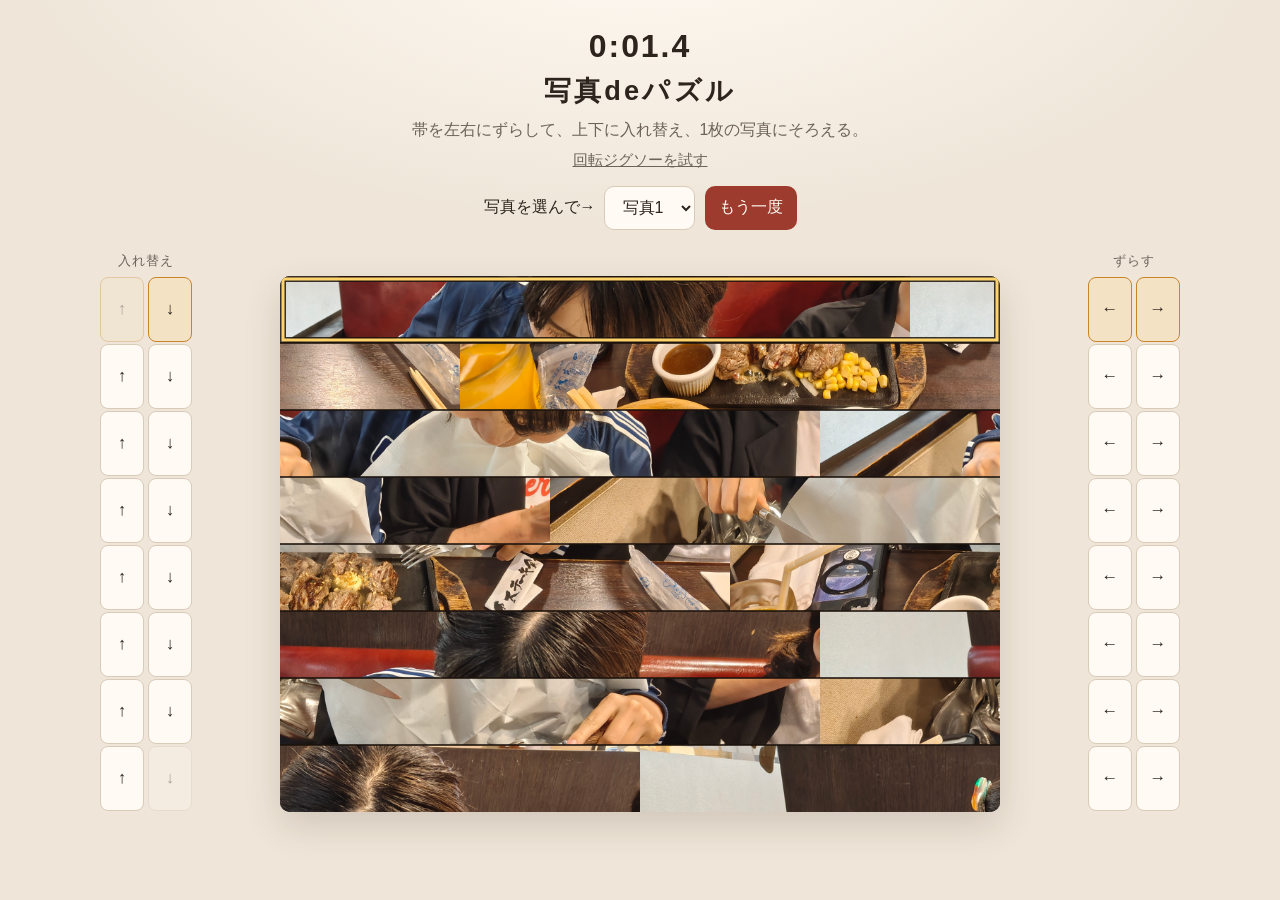
<file: index.html>
<!DOCTYPE html>
<html lang="ja">
<head>
  <meta charset="UTF-8">
  <meta name="viewport" content="width=device-width, initial-scale=1">
  <title>写真deパズル</title>
  <link rel="stylesheet" href="styles.css?v=4">
</head>
<body>
  <div class="app">
    <header>
      <p class="timer" id="timer">0:00.0</p>
      <h1>写真deパズル</h1>
      <p class="lede">帯を左右にずらして、上下に入れ替え、1枚の写真にそろえる。</p>
      <p class="switch"><a href="jigsaw.html">回転ジグソーを試す</a></p>
      <div class="toolbar">
        <label class="photo-field" id="photo-field">
          <span>写真を選んで→</span>
          <select id="photo"></select>
        </label>
        <button type="button" id="restart" class="restart" disabled>もう一度</button>
      </div>
    </header>

    <p id="message" class="message" hidden></p>

    <div class="stage" id="stage">
      <div class="col">
        <div class="col-head">入れ替え</div>
        <div class="side" id="side-move"></div>
      </div>
      <div class="board-col" id="board-col">
        <div class="col-head spacer" aria-hidden="true"></div>
        <div class="board">
          <canvas id="board" width="640" height="480" aria-label="パズルの盤面"></canvas>
          <div id="clear" class="clear" hidden>できた</div>
        </div>
      </div>
      <div class="col">
        <div class="col-head">ずらす</div>
        <div class="side" id="side-shift"></div>
      </div>
    </div>

    <div class="mobile-controls" id="mobile-controls">
      <button type="button" data-act="up" aria-label="選択中の帯を上と入れ替える">↑</button>
      <button type="button" data-act="down" aria-label="選択中の帯を下と入れ替える">↓</button>
      <button type="button" data-act="left" aria-label="選択中の帯を左へずらす">←</button>
      <button type="button" data-act="right" aria-label="選択中の帯を右へずらす">→</button>
    </div>
  </div>
  <script src="photos.js?v=2"></script>
  <script src="game.js?v=2"></script>
</body>
</html>
</file>
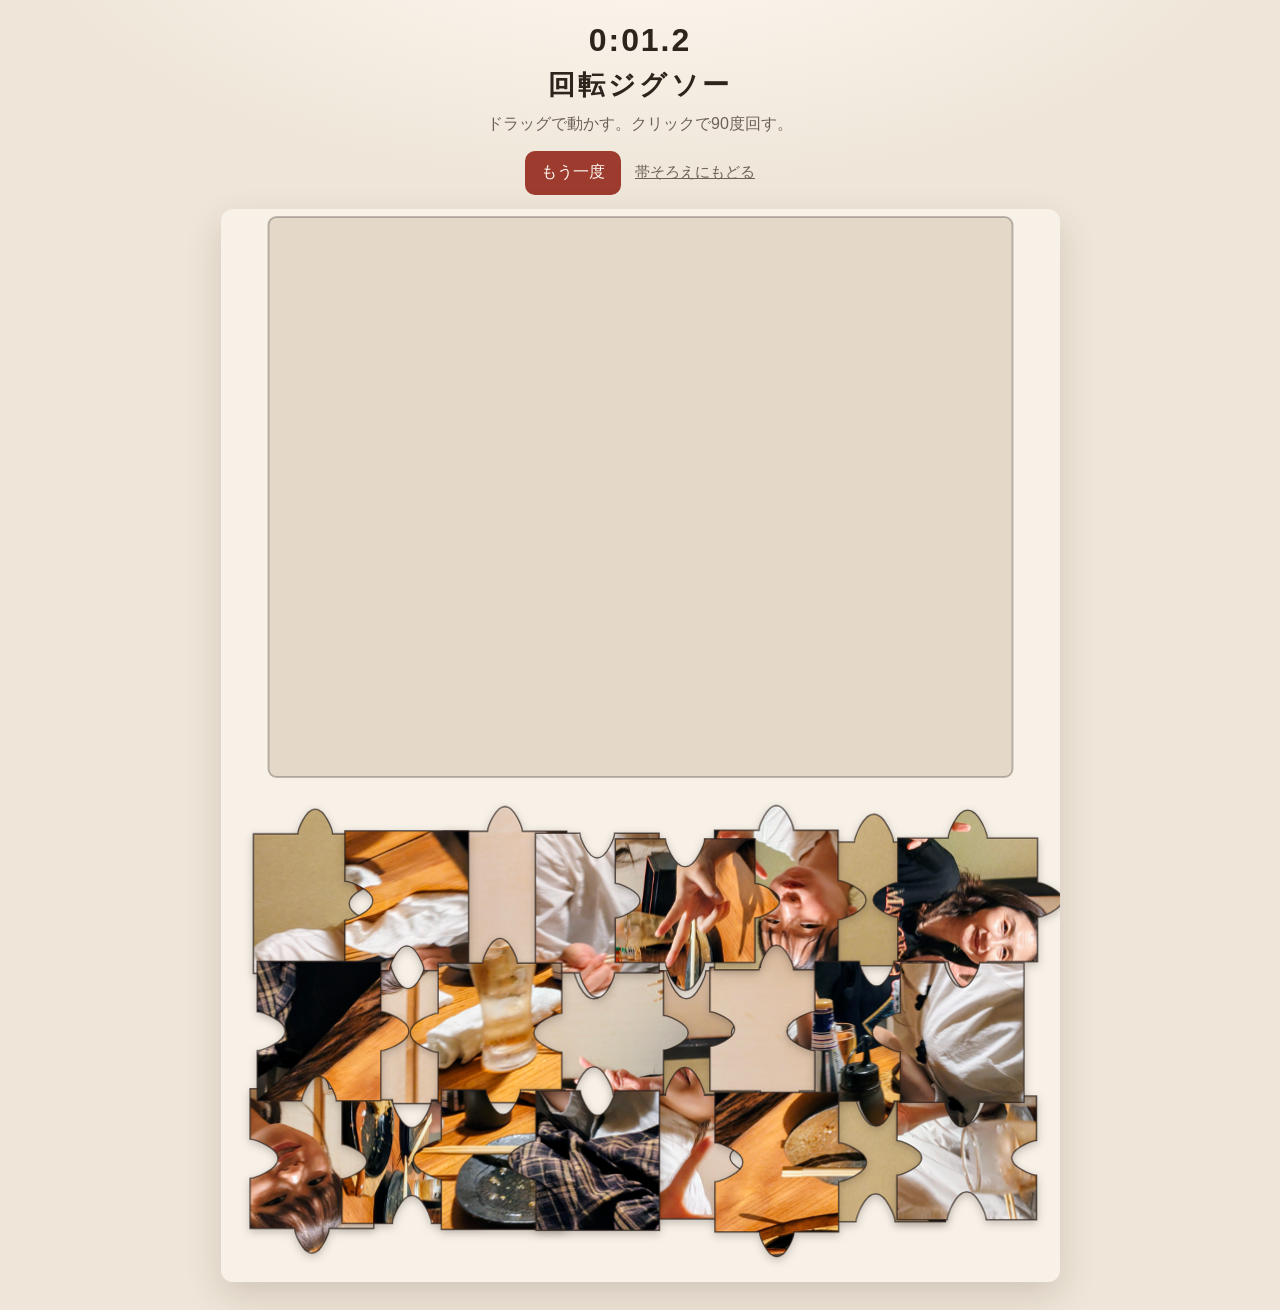
<file: jigsaw.html>
<!DOCTYPE html>
<html lang="ja">
<head>
  <meta charset="UTF-8">
  <meta name="viewport" content="width=device-width, initial-scale=1">
  <title>回転ジグソー</title>
  <link rel="stylesheet" href="jigsaw.css">
</head>
<body>
  <div class="app">
    <header>
      <p class="timer" id="timer">0:00.0</p>
      <h1>回転ジグソー</h1>
      <p class="lede">ドラッグで動かす。クリックで90度回す。</p>
      <div class="toolbar">
        <button type="button" id="restart" class="restart" disabled>もう一度</button>
        <a class="back" href="./">帯そろえにもどる</a>
      </div>
    </header>
    <p id="message" class="message" hidden></p>
    <div class="play" id="play">
      <canvas id="board" width="640" height="800" aria-label="回転ジグソーの盤面"></canvas>
      <div id="clear" class="clear" hidden>できた</div>
    </div>
  </div>
  <script src="jigsaw.js?v=2"></script>
</body>
</html>
</file>
<file: styles.css>
:root {
  --bg: #efe6d9;
  --ink: #2c241d;
  --muted: #6d6258;
  --accent: #9c3b2e;
  --paper: #fffaf3;
  --line: #d9cbb8;
  --gold: #c9842a;
  --gold-soft: #f4e2c4;
}

* {
  box-sizing: border-box;
}

body {
  margin: 0;
  min-height: 100vh;
  color: var(--ink);
  background:
    radial-gradient(900px 420px at 50% -8%, #fffaf3, transparent 70%),
    var(--bg);
  font-family: "Yu Gothic UI", "Yu Gothic", "Hiragino Sans", Meiryo, sans-serif;
}

button,
select {
  font: inherit;
  color: inherit;
}

.app {
  min-height: 100vh;
  display: flex;
  flex-direction: column;
  align-items: center;
  padding: 28px 16px 36px;
}

header {
  text-align: center;
}

h1 {
  margin: 0;
  font-size: 1.7rem;
  font-weight: 700;
  letter-spacing: 0.12em;
}

.lede {
  margin: 8px 0 0;
  color: var(--muted);
  line-height: 1.6;
  text-wrap: balance;
}

.switch {
  margin: 8px 0 0;
}

.switch a {
  color: var(--muted);
  font-size: 0.92rem;
}

.timer {
  margin: 0 0 8px;
  font-size: 2rem;
  font-weight: 700;
  font-variant-numeric: tabular-nums;
  letter-spacing: 0.06em;
}

.timer.is-stopped {
  color: var(--accent);
}

.mobile-controls {
  display: none;
}

.toolbar {
  display: flex;
  justify-content: center;
  align-items: center;
  gap: 10px;
  margin-top: 16px;
}

.photo-field {
  display: flex;
  align-items: center;
  gap: 8px;
  white-space: nowrap;
}

.photo-field[hidden] {
  display: none;
}

select,
.restart {
  min-height: 44px;
  border-radius: 10px;
  border: 1px solid var(--line);
  background: var(--paper);
  padding: 0 14px;
}

.restart {
  background: var(--accent);
  color: #fffaf3;
  border: none;
  cursor: pointer;
}

.restart:disabled {
  opacity: 0.45;
  cursor: default;
}

.restart:hover:not(:disabled) {
  filter: brightness(1.08);
}

.message {
  margin: 14px 0 0;
  color: var(--accent);
}

.stage {
  width: min(1080px, 100%);
  margin-top: 18px;
  display: grid;
  grid-template-columns: auto minmax(0, 1fr) auto;
  column-gap: 10px;
  align-items: start;
}

.col-head {
  height: 28px;
  display: flex;
  align-items: flex-end;
  justify-content: center;
  padding-bottom: 6px;
  color: var(--muted);
  font-size: 0.82rem;
  letter-spacing: 0.08em;
}

.col-head.spacer {
  visibility: hidden;
}

.side {
  display: flex;
  flex-direction: column;
}

.pair {
  flex: 1 1 0;
  display: flex;
  gap: 4px;
  min-height: 0;
  padding: 1px 0;
}

.pair button {
  flex: 1;
  min-width: 44px;
  border: 1px solid var(--line);
  border-radius: 8px;
  background: var(--paper);
  cursor: pointer;
  font-size: 1.05rem;
  line-height: 1;
  user-select: none;
  touch-action: manipulation;
}

.pair.is-selected button {
  background: var(--gold-soft);
  border-color: var(--gold);
}

.pair button:hover:not(:disabled) {
  border-color: var(--gold);
}

.pair button:focus-visible,
.mobile-controls button:focus-visible,
.restart:focus-visible,
select:focus-visible {
  outline: 2px solid var(--gold);
  outline-offset: 2px;
}

.pair button:disabled {
  opacity: 0.32;
  cursor: default;
}

.board {
  position: relative;
  width: fit-content;
  margin: 0 auto;
  border-radius: 10px;
  overflow: hidden;
  box-shadow: 0 14px 36px rgba(55, 32, 16, 0.16);
  background: #2a211c;
}

canvas {
  display: block;
  max-width: 100%;
}

.clear {
  position: absolute;
  left: 0;
  right: 0;
  bottom: 0;
  height: 30%;
  display: flex;
  align-items: flex-end;
  justify-content: center;
  padding-bottom: 6%;
  background: linear-gradient(to top, rgba(24, 14, 10, 0.78), rgba(24, 14, 10, 0));
  color: #fffaf3;
  font-size: clamp(2rem, 5vw, 3.1rem);
  font-weight: 700;
  letter-spacing: 0.28em;
  text-indent: 0.28em;
  pointer-events: none;
  animation: rise 0.45s ease;
}

.clear[hidden] {
  display: none;
}

@keyframes rise {
  from {
    opacity: 0;
    transform: translateY(10px);
  }
  to {
    opacity: 1;
    transform: none;
  }
}

@media (max-width: 640px) {
  .app {
    padding: 18px 10px 24px;
  }

  h1 {
    font-size: 1.35rem;
  }

  .pair button {
    min-width: 36px;
    font-size: 0.95rem;
  }

  .stage {
    column-gap: 6px;
  }
}

@media (max-width: 560px) {
  .col {
    display: none;
  }

  .board-col .col-head {
    display: none;
  }

  .stage {
    grid-template-columns: 1fr;
  }

  .mobile-controls {
    display: flex;
    gap: 8px;
    width: min(520px, 100%);
    margin-top: 12px;
  }

  .mobile-controls button {
    flex: 1;
    min-height: 52px;
    border: 1px solid var(--line);
    border-radius: 12px;
    background: var(--paper);
    font-size: 1.35rem;
    cursor: pointer;
    touch-action: manipulation;
  }

  .mobile-controls button:disabled {
    opacity: 0.32;
    cursor: default;
  }
}

@media (prefers-reduced-motion: reduce) {
  .clear {
    animation: none;
  }
}
</file>
<file: jigsaw.css>
:root {
  --bg: #efe6d9;
  --ink: #2c241d;
  --muted: #6d6258;
  --accent: #9c3b2e;
  --paper: #fffaf3;
  --line: #d9cbb8;
}

* {
  box-sizing: border-box;
}

body {
  margin: 0;
  min-height: 100vh;
  color: var(--ink);
  background:
    radial-gradient(900px 420px at 50% -8%, #fffaf3, transparent 70%),
    var(--bg);
  font-family: "Yu Gothic UI", "Yu Gothic", "Hiragino Sans", Meiryo, sans-serif;
}

button {
  font: inherit;
  color: inherit;
}

.app {
  min-height: 100vh;
  display: flex;
  flex-direction: column;
  align-items: center;
  padding: 22px 16px 28px;
}

header {
  text-align: center;
}

h1 {
  margin: 0;
  font-size: 1.7rem;
  font-weight: 700;
  letter-spacing: 0.12em;
}

.lede {
  margin: 8px 0 0;
  color: var(--muted);
  line-height: 1.6;
}

.timer {
  margin: 0 0 8px;
  font-size: 2rem;
  font-weight: 700;
  font-variant-numeric: tabular-nums;
  letter-spacing: 0.06em;
}

.timer.is-stopped {
  color: var(--accent);
}

.toolbar {
  display: flex;
  justify-content: center;
  align-items: center;
  gap: 14px;
  margin-top: 14px;
}

.restart {
  min-height: 44px;
  border: none;
  border-radius: 10px;
  background: var(--accent);
  color: #fffaf3;
  padding: 0 16px;
  cursor: pointer;
}

.restart:disabled {
  opacity: 0.45;
  cursor: default;
}

.back {
  color: var(--muted);
  font-size: 0.92rem;
}

.restart:focus-visible,
.back:focus-visible {
  outline: 2px solid #c9842a;
  outline-offset: 2px;
}

.message {
  margin: 12px 0 0;
  color: var(--accent);
}

.play {
  position: relative;
  margin-top: 14px;
  max-width: 100%;
}

canvas {
  display: block;
  max-width: 100%;
  border-radius: 12px;
  touch-action: none;
  cursor: grab;
  box-shadow: 0 14px 36px rgba(55, 32, 16, 0.16);
}

canvas.is-dragging {
  cursor: grabbing;
}

.clear {
  position: absolute;
  left: 0;
  right: 0;
  display: flex;
  align-items: flex-end;
  justify-content: center;
  padding-bottom: 4%;
  background: linear-gradient(to top, rgba(24, 14, 10, 0.78), rgba(24, 14, 10, 0));
  color: #fffaf3;
  font-size: clamp(2rem, 5vw, 3.1rem);
  font-weight: 700;
  letter-spacing: 0.28em;
  text-indent: 0.28em;
  pointer-events: none;
}

.clear[hidden] {
  display: none;
}
</file>
